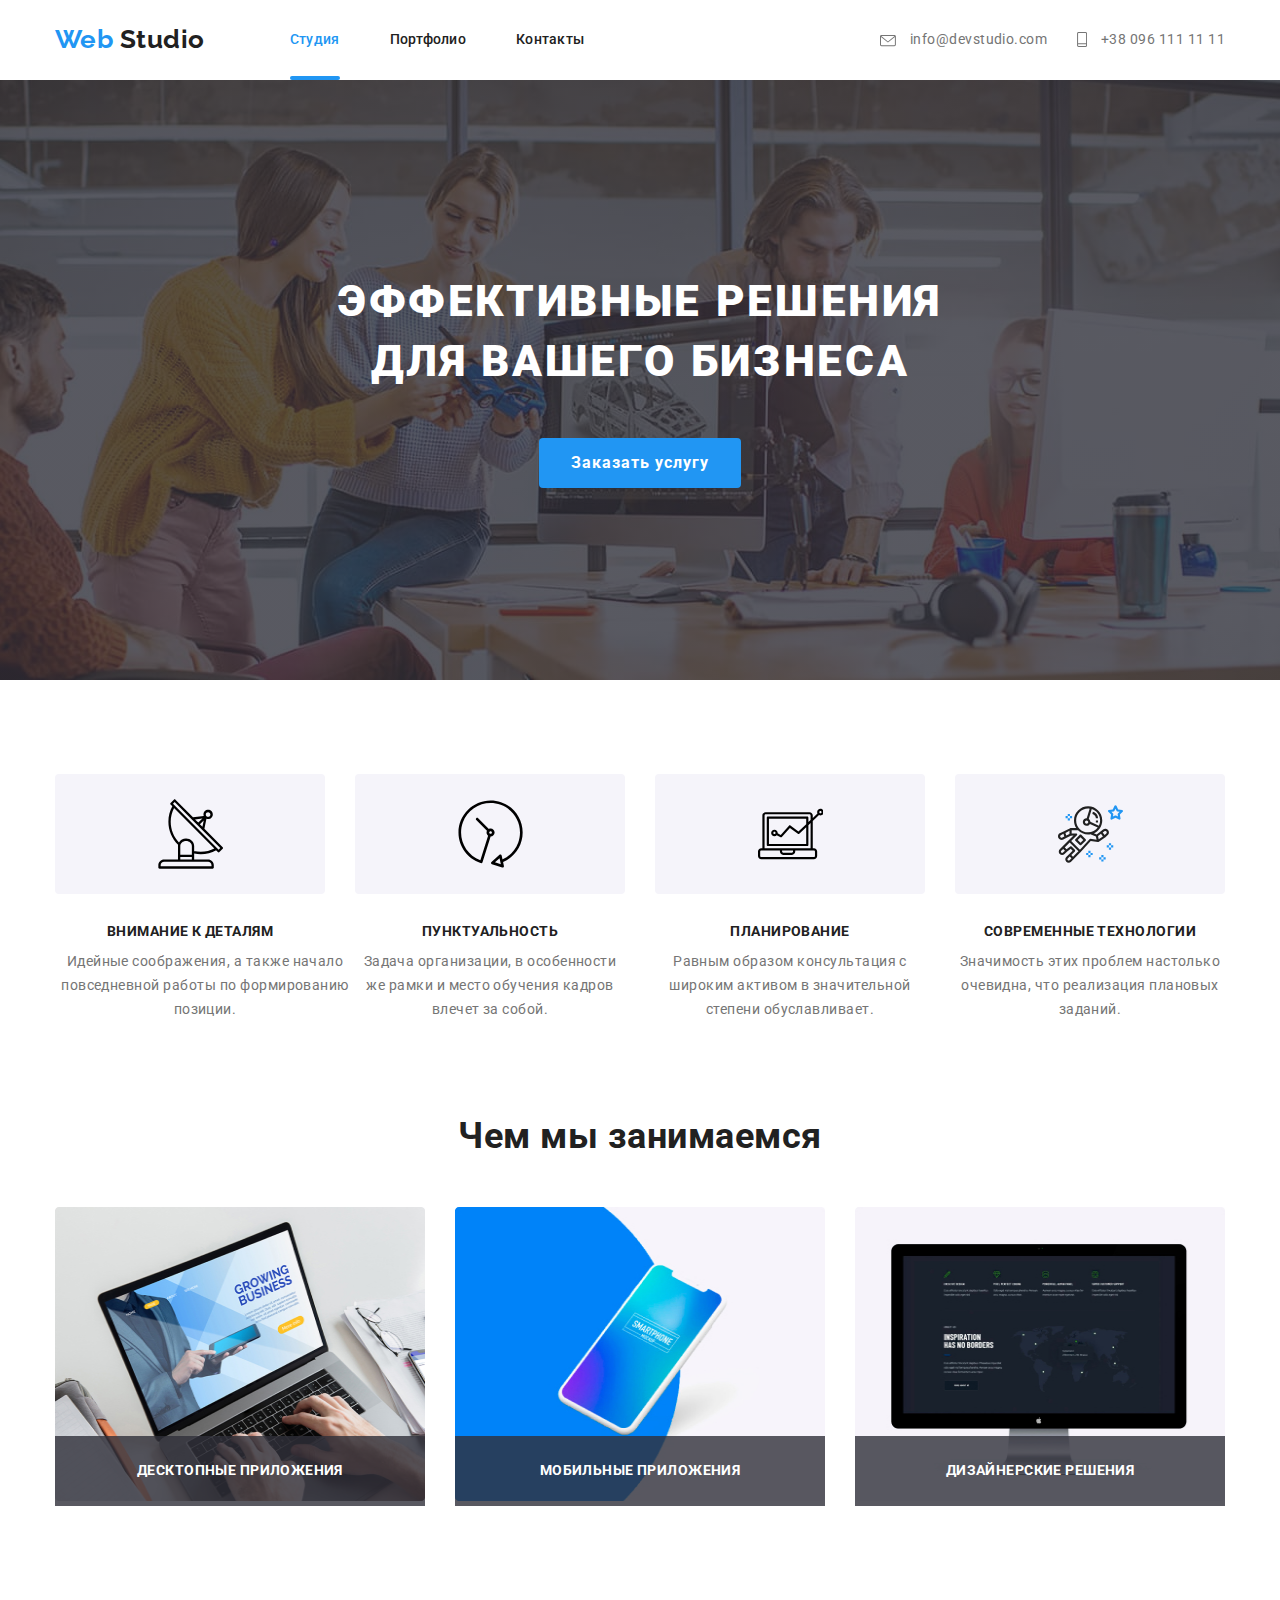
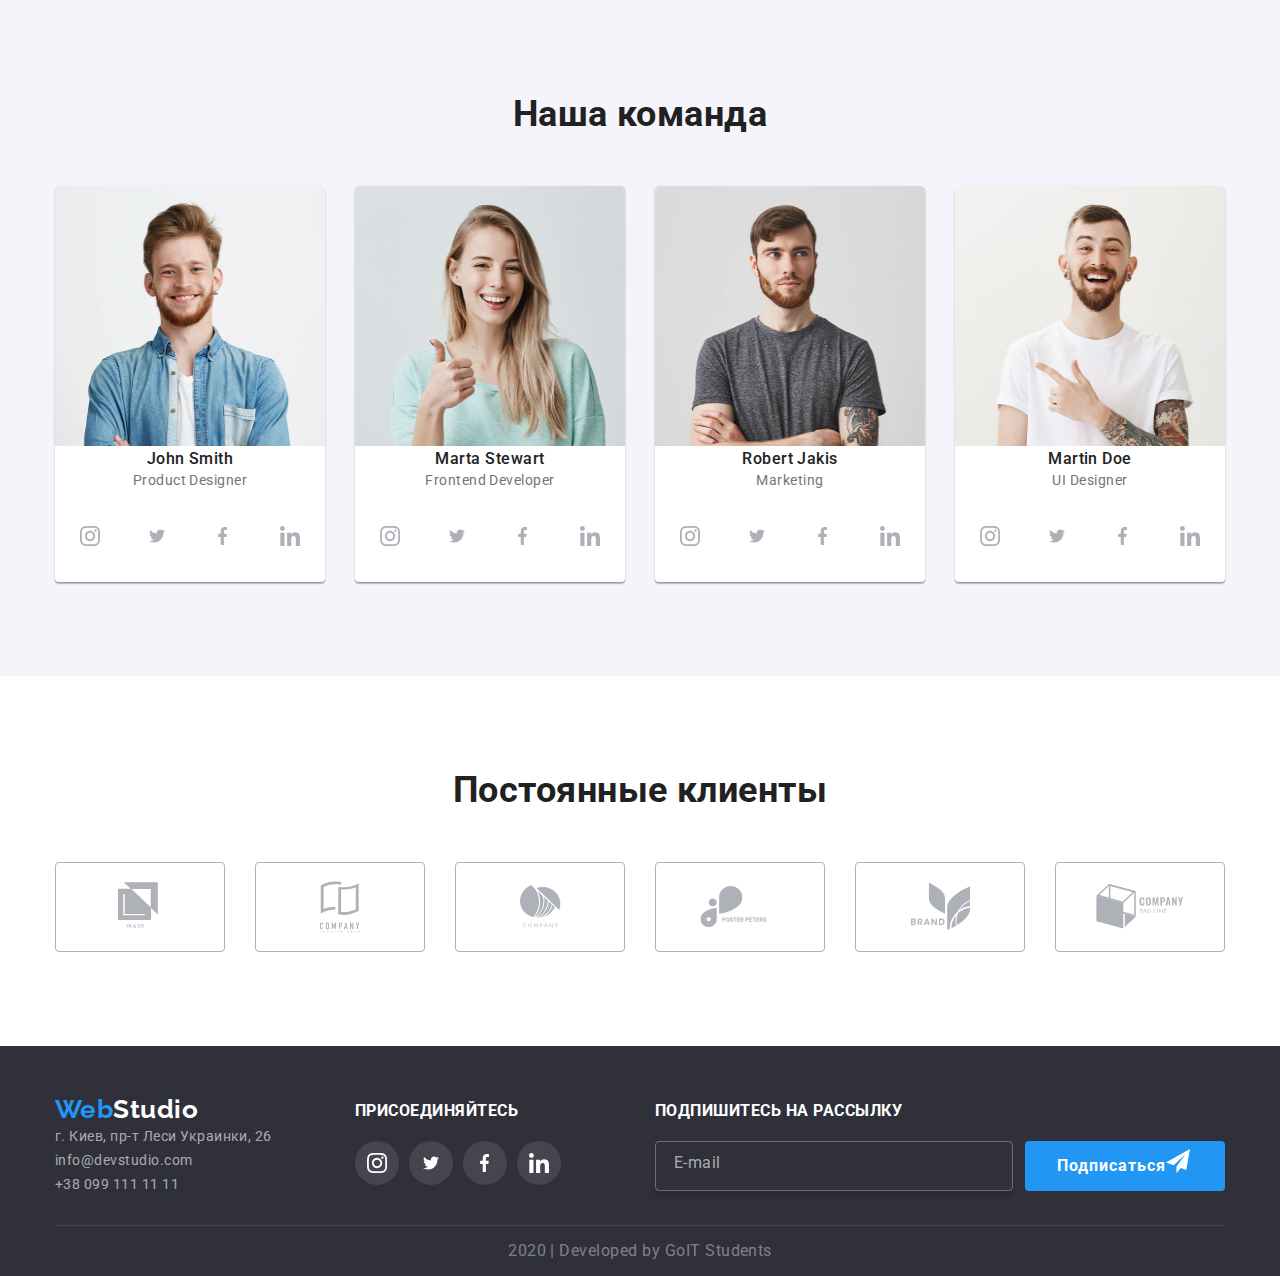
<file: index.html>
<!DOCTYPE html>
<html lang="ru">
  <head>
    <meta charset="UTF-8" />
    <meta name="viewport" content="width=device-width, initial-scale=1.0" />
    <title>Document</title>
    <link
      href="https://fonts.googleapis.com/css2?family=Raleway&family=Roboto:wght@400;500;700;900&display=swap"
      rel="stylesheet"
    />
    <link
      rel="stylesheet"
      href="https://cdnjs.cloudflare.com/ajax/libs/modern-normalize/0.6.0/modern-normalize.min.css"
    />
    <link rel="stylesheet" href="./css/main.css" />
  </head>
  <body>
    <!--header-->
    <header class="page-header">
      <nav class="container main-nav">
        <a href="index.html" class="logo"
          ><span class="web">Web</span> Studio</a
        >
        <ul class="site-nav list">
          <li class="item">
            <a href="" class="link current">Студия</a>
          </li>
          <li class="item">
            <a href="./portfolio.html" class="link">Портфолио</a>
          </li>
          <li class="item"><a href="" class="link">Контакты</a></li>
        </ul>
        <ul class="contacts-nav list">
          <li class="item">
            <a
              href="mailto:info@devstudio.com"
              class="contacts header-contacts"
            >
              <svg width="16" height="12" class="mail">
                <use href="./images/symbol-defs.svg#icon-envelope-hover"></use>
              </svg>
              info@devstudio.com</a
            >
          </li>
          <li class="item">
            <a href="tel:+380961111111" class="contacts header-contacts">
              <svg width="10" height="15" class="mail mail-phone">
                <use href="./images/symbol-defs.svg#icon-Vector"></use>
              </svg>
              +38 096 111 11 11</a
            >
          </li>
        </ul>
      </nav>
    </header>

    <!--Герой-->
    <section class="hero">
      <h1 class="hero-title">
        эффективные решения <br />
        для вашего бизнеса
      </h1>
      <button type="button" class="button">Заказать услугу</button>
    </section>

    <!--наши преимущества-->
    <div class="container">
      <section class="section section-features">
        <h2 class="invisible">наши преимущества</h2>
        <ul class="feature-list list">
          <li class="item-antena">
            <div class="featureses">
              <svg class="featureses-svg" width="65" height="70">
                <use href="./images/symbol-defs.svg#icon-Vector-1"></use>
              </svg>
            </div>
            <h3 class="title">Внимание к деталям</h3>
            <p class="paragraph">
              Идейные соображения, а также начало повседневной работы по
              формированию позиции.
            </p>
          </li>
          <li class="item item-watch">
            <div class="featureses">
              <svg class="featureses-svg" width="65" height="70">
                <use href="./images/symbol-defs.svg#icon-Vector-2"></use>
              </svg>
            </div>
            <h3 class="title">Пунктуальность</h3>
            <p class="paragraph">
              Задача организации, в особенности же рамки и место обучения кадров
              влечет за собой.
            </p>
          </li>
          <li class="item item-diagram">
            <div class="featureses">
              <svg class="featureses-svg" width="65" height="70">
                <use href="./images/symbol-defs.svg#icon-Vector-3"></use>
              </svg>
            </div>
            <h3 class="title">Планирование</h3>
            <p class="paragraph">
              Равным образом консультация с широким активом в значительной
              степени обуславливает.
            </p>
          </li>
          <li class="item item-cosmonaut">
            <div class="featureses">
              <svg class="featureses-svg" width="65" height="70">
                <use href="./images/symbol-defs.svg#icon-astronaut-1"></use>
              </svg>
            </div>
            <h3 class="title">Современные технологии</h3>
            <p class="paragraph">
              Значимость этих проблем настолько очевидна, что реализация
              плановых заданий.
            </p>
          </li>
        </ul>
      </section>
    </div>

    <!--чем мы занимаемся -->
    <div class="container">
      <section class="section">
        <h2 class="section-title">Чем мы занимаемся</h2>
        <ul class="applications-list list">
          <li class="item item-leptop">
            <img
              src="./images/img(4).jpg"
              width="370"
              height="294"
              alt="ноут"
            />
            <h3 class="title title-thumb">ДЕСКТОПНЫЕ ПРИЛОЖЕНИЯ</h3>
          </li>
          <li class="item item-leptop">
            <img
              src="./images/box.jpg"
              width="370"
              height="294"
              alt="мобильный"
            />
            <h3 class="title title-thumb">МОБИЛЬНЫЕ ПРИЛОЖЕНИЯ</h3>
          </li>
          <li class="item item-leptop">
            <img
              src="./images/img(5).jpg"
              width="370"
              height="294"
              alt="десктоп"
            />
            <h3 class="title title-thumb">ДИЗАЙНЕРСКИЕ РЕШЕНИЯ</h3>
          </li>
        </ul>
      </section>
    </div>

    <!--Наша команда-->
    <section class="section section-team">
      <div class="container">
        <h2 class="section-title">Наша команда</h2>
        <ul class="team-list list">
          <!--John-->
          <li class="item">
            <img
              src="./images/img.jpg"
              alt="John Smith"
              width="270"
              height="260"
            />
            <h3 class="title">John Smith</h3>
            <p class="paragraph">Product Designer</p>
            <ul class="list network">
              <li class="list">
                <a href="" class="social">
                  <svg class="social-svg" width="20" height="20">
                    <use href="./images/symbol-defs.svg#icon-instagram-2"></use>
                  </svg>
                </a>
              </li>
              <li class="list">
                <a href="" class="social">
                  <svg class="social-svg" width="20" height="16">
                    <use href="./images/symbol-defs.svg#icon-twitter-1"></use>
                  </svg>
                </a>
              </li>
              <li class="list">
                <a href="" class="social">
                  <svg class="social-svg" width="10" height="20">
                    <use href="./images/symbol-defs.svg#icon-Vector-4"></use>
                  </svg>
                </a>
              </li>
              <li class="list">
                <a href="" class="social">
                  <svg class="social-svg" width="20" height="20">
                    <use href="./images/symbol-defs.svg#icon-linkedin-1"></use>
                  </svg>
                </a>
              </li>
            </ul>
          </li>
          <!--Marta-->
          <li class="item">
            <img
              src="./images/img(1).jpg"
              class="list"
              alt="Marta Stewart"
              width="270"
              height="260"
            />
            <h3 class="title">Marta Stewart</h3>
            <p class="paragraph">Frontend Developer</p>
            <ul class="list network">
              <li class="list">
                <a href="" class="social">
                  <svg class="social-svg" width="20" height="20">
                    <use href="./images/symbol-defs.svg#icon-instagram-2"></use>
                  </svg>
                </a>
              </li>
              <li class="list">
                <a href="" class="social">
                  <svg class="social-svg" width="20" height="16">
                    <use href="./images/symbol-defs.svg#icon-twitter-1"></use>
                  </svg>
                </a>
              </li>
              <li class="list">
                <a href="" class="social">
                  <svg class="social-svg" width="10" height="20">
                    <use href="./images/symbol-defs.svg#icon-Vector-4"></use>
                  </svg>
                </a>
              </li>
              <li class="list">
                <a href="" class="social">
                  <svg class="social-svg" width="20" height="20">
                    <use href="./images/symbol-defs.svg#icon-linkedin-1"></use>
                  </svg>
                </a>
              </li>
            </ul>
          </li>
          <!--Robert-->
          <li class="item">
            <img
              src="./images/img(2).jpg"
              alt="Robert Jakis"
              width="270"
              height="260"
            />
            <h3 class="title">Robert Jakis</h3>
            <p class="paragraph">Marketing</p>
            <ul class="list network">
              <li class="list">
                <a href="" class="social">
                  <svg class="social-svg" width="20" height="20">
                    <use href="./images/symbol-defs.svg#icon-instagram-2"></use>
                  </svg>
                </a>
              </li>
              <li class="list">
                <a href="" class="social">
                  <svg class="social-svg" width="20" height="16">
                    <use href="./images/symbol-defs.svg#icon-twitter-1"></use>
                  </svg>
                </a>
              </li>
              <li class="list">
                <a href="" class="social">
                  <svg class="social-svg" width="10" height="20">
                    <use href="./images/symbol-defs.svg#icon-Vector-4"></use>
                  </svg>
                </a>
              </li>
              <li class="list">
                <a href="" class="social">
                  <svg class="social-svg" width="20" height="20">
                    <use href="./images/symbol-defs.svg#icon-linkedin-1"></use>
                  </svg>
                </a>
              </li>
            </ul>
          </li>
          <!--Martin-->
          <li class="item">
            <img
              src="./images/img(3).jpg"
              alt="Martin Doe"
              width="270"
              height="260"
            />
            <h3 class="title">Martin Doe</h3>
            <p class="paragraph">UI Designer</p>
            <ul class="list network">
              <li class="list">
                <a href="" class="social">
                  <svg class="social-svg" width="20" height="20">
                    <use href="./images/symbol-defs.svg#icon-instagram-2"></use>
                  </svg>
                </a>
              </li>
              <li class="list">
                <a href="" class="social">
                  <svg class="social-svg" width="20" height="16">
                    <use href="./images/symbol-defs.svg#icon-twitter-1"></use>
                  </svg>
                </a>
              </li>
              <li class="list">
                <a href="" class="social">
                  <svg class="social-svg" width="10" height="20">
                    <use href="./images/symbol-defs.svg#icon-Vector-4"></use>
                  </svg>
                </a>
              </li>
              <li class="list">
                <a href="" class="social">
                  <svg class="social-svg" width="20" height="20">
                    <use href="./images/symbol-defs.svg#icon-linkedin-1"></use>
                  </svg>
                </a>
              </li>
            </ul>
          </li>
        </ul>
      </div>
    </section>

    <!--Постоянные клиенты-->
    <div class="container">
      <section class="section">
        <h2 class="section-title">Постоянные клиенты</h2>
        <ul class="clients-list list">
          <li class="item">
            <a href="" class="link-clients">
              <svg class="clients-svg" width="44" height="49">
                <use href="./images/symbol-defs.svg#icon-logo-1"></use>
              </svg>
            </a>
          </li>
          <li class="item">
            <a href="" class="link-clients">
              <svg class="clients-svg" width="40" height="52">
                <use href="./images/symbol-defs.svg#icon-logo-2"></use>
              </svg>
            </a>
          </li>
          <li class="item">
            <a href="" class="link-clients">
              <svg class="clients-svg" width="41" height="43">
                <use href="./images/symbol-defs.svg#icon-logo-3"></use>
              </svg>
            </a>
          </li>
          <li class="item">
            <a href="" class="link-clients">
              <svg class="clients-svg" width="80" height="42">
                <use href="./images/symbol-defs.svg#icon-logo-4"></use>
              </svg>
            </a>
          </li>
          <li class="item">
            <a href="" class="link-clients">
              <svg class="clients-svg" width="59" height="47">
                <use href="./images/symbol-defs.svg#icon-logo-5"></use>
              </svg>
            </a>
          </li>
          <li class="item">
            <a href="" class="link-clients">
              <svg class="clients-svg" width="88" height="45">
                <use href="./images/symbol-defs.svg#icon-logo-6"></use>
              </svg>
            </a>
          </li>
        </ul>
      </section>
    </div>

    <!--footer-->
    <footer class="page-footer">
      <div class="container">
        <div class="footer-border">
          <div class="footer-info">
            <a href="./index.html " class="logo"
              ><span class="web">Web</span><span class="studio">Studio</span></a
            >
            <address class="address list">
              г. Киев, пр-т Леси Украинки, 26 <br />
              <a href="mailto:info@devstudio.com" class="contacts"
                >info@devstudio.com</a
              ><br />
              <a href="tel:+380991111111" class="contacts">+38 099 111 11 11</a>
            </address>
          </div>
          <div class="footer-network">
            <b class="action">ПРИСОЕДИНЯЙТЕСЬ</b>
            <ul class="network list">
              <li class="list">
                <a href="" class="social">
                  <svg class="social-svg" width="20" height="20">
                    <use
                      href="./images/symbol-defs.svg#icon-instagram-2"
                      class="white"
                    ></use>
                  </svg>
                </a>
              </li>
              <li class="list">
                <a href="" class="social">
                  <svg class="social-svg" width="20" height="16">
                    <use
                      href="./images/symbol-defs.svg#icon-twitter-1 "
                      class="white"
                    ></use>
                  </svg>
                </a>
              </li>
              <li class="list">
                <a href="" class="social">
                  <svg class="social-svg" width="10" height="20">
                    <use
                      href="./images/symbol-defs.svg#icon-Vector-4"
                      class="white"
                    ></use>
                  </svg>
                </a>
              </li>
              <li class="list">
                <a href="" class="social">
                  <svg class="social-svg" width="20" height="20">
                    <use
                      href="./images/symbol-defs.svg#icon-linkedin-1"
                      class="white"
                    ></use>
                  </svg>
                </a>
              </li>
            </ul>
          </div>
          <div class="footer-subscribe">
            <b class="action">ПОДПИШИТЕСЬ НА РАССЫЛКУ</b>
            <div class="subscribe">
              <div class="subscribe-mail">E-mail</div>
              <button type="button" class="button">
                Подписаться
                <a href="">
                  <svg class="social-svg" width="24" height="24">
                    <use
                      href="./images/symbol-defs.svg#icon-icon-send"
                      class="white"
                    ></use>
                  </svg>
                </a>
              </button>
            </div>
          </div>
        </div>
      </div>
      <div class="sign">
        <p>2020 | Developed by GoIT Students</p>
      </div>
    </footer>
  </body>
</html>
</file>
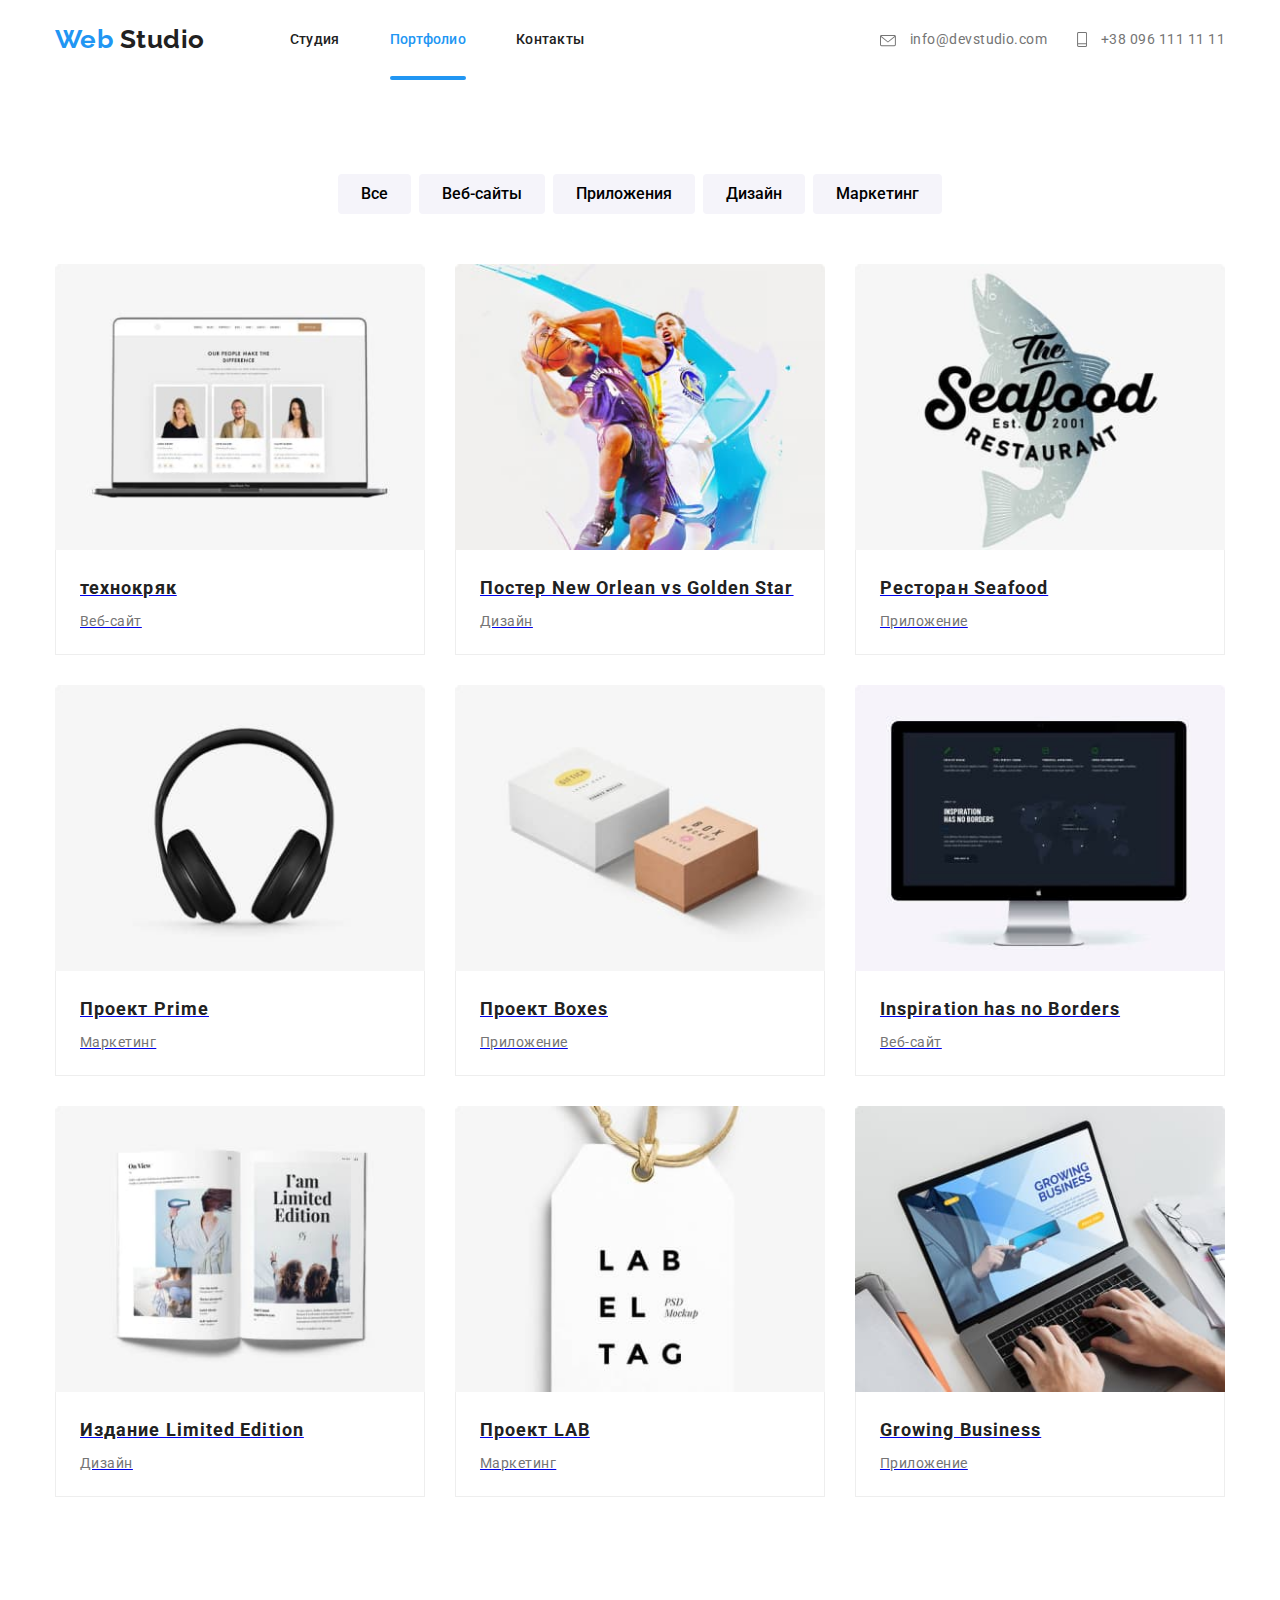
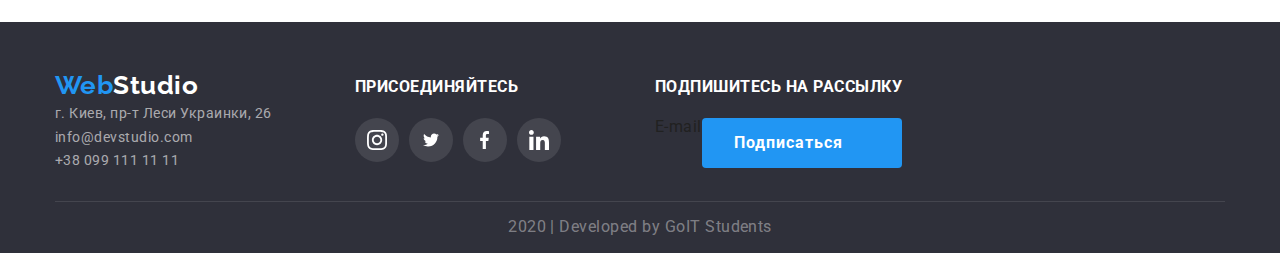
<file: portfolio.html>
<!DOCTYPE html>
<html lang="ru">
  <head>
    <meta charset="UTF-8" />
    <meta name="viewport" content="width=device-width, initial-scale=1.0" />
    <title>Document</title>
    <link
      href="https://fonts.googleapis.com/css2?family=Raleway&family=Roboto:wght@400;500;700;900&display=swap"
      rel="stylesheet"
    />
    <link
      rel="stylesheet"
      href="https://cdnjs.cloudflare.com/ajax/libs/modern-normalize/0.6.0/modern-normalize.min.css"
    />
    <link rel="stylesheet" href="./css/main.css" />
  </head>
  <body>
    <header class="page-header">
      <nav class="container main-nav">
        <a href="index.html" class="logo"
          ><span class="web">Web</span> Studio</a
        >
        <ul class="site-nav list">
          <li class="item"><a href="./index.html" class="link">Студия</a></li>
          <li class="item">
            <a href="" class="link current">Портфолио</a>
          </li>
          <li class="item"><a href="" class="link">Контакты</a></li>
        </ul>
        <ul class="contacts-nav list">
          <li class="item">
            <a
              href="mailto:info@devstudio.com"
              class="contacts header-contacts"
            >
              <svg width="16" height="12" class="mail">
                <use href="./images/symbol-defs.svg#icon-envelope-hover"></use>
              </svg>
              info@devstudio.com</a
            >
          </li>
          <li class="item">
            <a href="tel:+380961111111" class="contacts header-contacts">
              <svg width="10" height="15" class="mail">
                <use href="./images/symbol-defs.svg#icon-Vector"></use>
              </svg>
              +38 096 111 11 11</a
            >
          </li>
        </ul>
      </nav>
    </header>

    <!--наши роботы-->
    <div class="container">
      <section class="section-filters">
        <h1 class="invisible">наши работы</h1>
        <ul class="filters list">
          <li class="list-item list">
            <button type="button" class="filter">Все</button>
          </li>
          <li class="list-item list">
            <button type="button" class="filter">Веб-сайты</button>
          </li>
          <li class="list-item list">
            <button type="button" class="filter">Приложения</button>
          </li>
          <li class="list-item list">
            <button type="button" class="filter">Дизайн</button>
          </li>
          <li class="list-item list">
            <button type="button" class="filter">Маркетинг</button>
          </li>
        </ul>
      </section>
    </div>

    <!--набор карточек-->
    <div class="container">
      <ul class="cards list">
        <li class="element list">
          <a href="./portfolio.html" class="container-link">
            <div class="thumb">
              <img
                src="./images/технокряк.jpg"
                alt="экран"
                width="370"
                class="image"
              />
              <div class="element-overlay">
                <p class="overlay-paragraph">
                  Технокряк это современная площадка распространения
                  коронавируса. Компании используют эту платформу для цифрового
                  шпионажа и атак на защищённые сервера конкурентов.
                </p>
              </div>
            </div>
            <div class="element-bottom">
              <h2 class="name">технокряк</h2>
              <p class="paragraph">Веб-сайт</p>
            </div>
          </a>
        </li>
        <li class="element list">
          <a href="./portfolio.html" class="container-link">
            <div class="thumb">
              <img
                src="./images/img1.jpg"
                alt="баскет"
                width="370"
                class="image"
              />
              <div class="element-overlay">
                <p class="overlay-paragraph">
                  Технокряк это современная площадка распространения
                  коронавируса. Компании используют эту платформу для цифрового
                  шпионажа и атак на защищённые сервера конкурентов.
                </p>
              </div>
            </div>
            <div class="element-bottom">
              <h2 class="name">Постер New Orlean vs Golden Star</h2>
              <p class="paragraph">Дизайн</p>
            </div>
          </a>
        </li>
        <li class="element list">
          <a href="./portfolio.html" class="container-link">
            <div class="thumb">
              <img
                src="./images/img2.jpg"
                alt="акула"
                width="370"
                class="image"
              />
              <div class="element-overlay">
                <p class="overlay-paragraph">
                  Технокряк это современная площадка распространения
                  коронавируса. Компании используют эту платформу для цифрового
                  шпионажа и атак на защищённые сервера конкурентов.
                </p>
              </div>
            </div>
            <div class="element-bottom">
              <h2 class="name">Ресторан Seafood</h2>
              <p class="paragraph">Приложение</p>
            </div>
          </a>
        </li>
        <li class="element list">
          <a href="./portfolio.html" class="container-link">
            <div class="thumb">
              <img
                src="./images/img3.jpg"
                alt="наушники"
                width="370"
                class="image"
              />
              <div class="element-overlay">
                <p class="overlay-paragraph">
                  Технокряк это современная площадка распространения
                  коронавируса. Компании используют эту платформу для цифрового
                  шпионажа и атак на защищённые сервера конкурентов.
                </p>
              </div>
            </div>
            <div class="element-bottom">
              <h2 class="name">Проект Prime</h2>
              <p class="paragraph">Маркетинг</p>
            </div>
          </a>
        </li>
        <li class="element list">
          <a href="./portfolio.html" class="container-link">
            <div class="thumb">
              <img
                src="./images/img4.jpg"
                alt="боксы"
                width="370"
                class="image"
              />
              <div class="element-overlay">
                <p class="overlay-paragraph">
                  Технокряк это современная площадка распространения
                  коронавируса. Компании используют эту платформу для цифрового
                  шпионажа и атак на защищённые сервера конкурентов.
                </p>
              </div>
            </div>
            <div class="element-bottom">
              <h2 class="name">Проект Boxes</h2>
              <p class="paragraph">Приложение</p>
            </div>
          </a>
        </li>
        <li class="element list">
          <a href="./portfolio.html" class="container-link">
            <div class="thumb">
              <img
                src="./images/img5.jpg"
                alt="монитор"
                width="370"
                class="image"
              />
              <div class="element-overlay">
                <p class="overlay-paragraph">
                  Технокряк это современная площадка распространения
                  коронавируса. Компании используют эту платформу для цифрового
                  шпионажа и атак на защищённые сервера конкурентов.
                </p>
              </div>
            </div>

            <div class="element-bottom">
              <h2 class="name">Inspiration has no Borders</h2>
              <p class="paragraph">Веб-сайт</p>
            </div>
          </a>
        </li>
        <li class="element list">
          <a href="./portfolio.html" class="container-link">
            <div class="thumb">
              <img
                src="./images/img6.jpg"
                alt="книга"
                width="370"
                class="image"
              />
              <div class="element-overlay">
                <p class="overlay-paragraph">
                  Технокряк это современная площадка распространения
                  коронавируса. Компании используют эту платформу для цифрового
                  шпионажа и атак на защищённые сервера конкурентов.
                </p>
              </div>
            </div>

            <div class="element-bottom">
              <h2 class="name">Издание Limited Edition</h2>
              <p class="paragraph">Дизайн</p>
            </div>
          </a>
        </li>
        <li class="element list">
          <a href="./portfolio.html" class="container-link">
            <div class="thumb">
              <img
                src="./images/img7.jpg"
                alt="брелок"
                width="370"
                class="image"
              />
              <div class="element-overlay">
                <p class="overlay-paragraph">
                  Технокряк это современная площадка распространения
                  коронавируса. Компании используют эту платформу для цифрового
                  шпионажа и атак на защищённые сервера конкурентов.
                </p>
              </div>
            </div>
            <div class="element-bottom">
              <h2 class="name">Проект LAB</h2>
              <p class="paragraph">Маркетинг</p>
            </div>
          </a>
        </li>
        <li class="element list">
          <a href="./portfolio.html" class="container-link">
            <div class="thumb">
              <img
                src="./images/img8.jpg"
                alt="ноут"
                width="370"
                class="image"
              />
              <div class="element-overlay">
                <p class="overlay-paragraph">
                  Технокряк это современная площадка распространения
                  коронавируса. Компании используют эту платформу для цифрового
                  шпионажа и атак на защищённые сервера конкурентов.
                </p>
              </div>
            </div>
            <div class="element-bottom">
              <h2 class="name">Growing Business</h2>
              <p class="paragraph">Приложение</p>
            </div>
          </a>
        </li>
      </ul>
    </div>

    <!--footer-->
    <footer class="page-footer">
      <div class="container">
        <div class="footer-border">
          <div class="footer-info">
            <a href="./index.html " class="logo"
              ><span class="web">Web</span><span class="studio">Studio</span></a
            >
            <address class="address list">
              г. Киев, пр-т Леси Украинки, 26 <br />
              <a href="mailto:info@devstudio.com" class="contacts"
                >info@devstudio.com</a
              ><br />
              <a href="tel:+380991111111" class="contacts">+38 099 111 11 11</a>
            </address>
          </div>
          <div class="footer-network">
            <b class="action">ПРИСОЕДИНЯЙТЕСЬ</b>
            <ul class="network list">
              <li class="list">
                <a href="" class="social">
                  <svg class="social-svg" width="20" height="20">
                    <use
                      href="./images/symbol-defs.svg#icon-instagram-2"
                      class="white"
                    ></use>
                  </svg>
                </a>
              </li>
              <li class="list">
                <a href="" class="social">
                  <svg class="social-svg" width="20" height="16">
                    <use
                      href="./images/symbol-defs.svg#icon-twitter-1 "
                      class="white"
                    ></use>
                  </svg>
                </a>
              </li>
              <li class="list">
                <a href="" class="social">
                  <svg class="social-svg" width="10" height="20">
                    <use
                      href="./images/symbol-defs.svg#icon-Vector-4"
                      class="white"
                    ></use>
                  </svg>
                </a>
              </li>
              <li class="list">
                <a href="" class="social">
                  <svg class="social-svg" width="20" height="20">
                    <use
                      href="./images/symbol-defs.svg#icon-linkedin-1"
                      class="white"
                    ></use>
                  </svg>
                </a>
              </li>
            </ul>
          </div>
          <div class="footer-subscribe">
            <b class="action">ПОДПИШИТЕСЬ НА РАССЫЛКУ</b>
            <div class="subscribe">
              <div class="subscribe-email">E-mail</div>
              <button class="button">Подписаться</button>
            </div>
          </div>
        </div>
      </div>
      <div class="sign">
        <p>2020 | Developed by GoIT Students</p>
      </div>
    </footer>
  </body>
</html>
</file>
<file: css/main.css>
/* цвет основного текста #212121 */

/* вторичный цвет текста #757575 */

/* акцент #2196F3 */

/* белый #FFFFFF */

/* вторичный цвет фона */

:root {
  --primary-text-color: #212121;
  --title-text-color: #757575;
  --accent-color: #2196f3;
}

body {
  background-color: #fff;
  color: var(--primary-text-color);

  font-family: Roboto, sans-serif;
  letter-spacing: 0.03em;
}

/* утиліти */

.list {
  padding: 0;
  margin: 0;
  list-style: none;
}

.container {
  margin-left: auto;
  margin-right: auto;
  width: 1200px;

  padding-left: 15px;
  padding-right: 15px;
}

/* невидимый */
.invisible {
  position: absolute;
  width: 1px;
  height: 1px;
  margin: -1px;
  border: 0px;
  padding: 0px;
  clip: rect(0 0 0 0);
  overflow: hidden;
}

/* ШАПКА */

/* page-header */

.page-header {
  background-color: #fff;
}

/*logo*/

.logo {
  color: var(--primary-text-color);
  font-family: Raleway, sans-serif;

  font-weight: 700;
  font-size: 26px;
  line-height: 1.2;
  text-decoration: none;
  transition: color 250ms cubic-bezier(0.4, 0, 0.2, 1);
}

.web {
  color: var(--accent-color);
}

.logo:hover,
.logo:focus {
  color: var(--accent-color);
}

.mail {
  transform: translateY(3px);
  margin-right: 10px;
  fill: currentColor;
}

/* main nav */

.main-nav {
  display: flex;
  align-items: center;
  justify-content: flex-start;
}

/* Site-nav */

.site-nav {
  display: flex;
  margin-left: 85px;
}

.site-nav .item + .item {
  margin-left: 50px;
}

/* .site-nav .item:not(:last-child) {
  margin-right: 50px;
} */

.site-nav .link {
  position: relative;
  display: block;
  padding-top: 32px;
  padding-bottom: 32px;

  color: var(--primary-text-color);

  text-decoration: none;
  font-weight: 500;
  font-size: 14px;
  line-height: 1.14;
  letter-spacing: 0.02em;
  transition: color 250ms cubic-bezier(0.4, 0, 0.2, 1);
}

.item .current::after {
  content: "";
  position: absolute;
  left: 0;
  bottom: 0;
  display: block;
  width: 100%;
  height: 4px;
  border-radius: 2px;
  background-color: var(--accent-color);
}

.site-nav .link:hover,
.site-nav .link:focus {
  color: var(--accent-color);
}

.site-nav .current {
  color: var(--accent-color);
}

/* Contacts */

.contacts-nav {
  display: flex;
  margin-left: auto;
}

.contacts-nav .item + .item {
  margin-left: 30px;
}

.contacts-nav .item {
  color: var(--title-text-color);
}

.contacts-nav .item:hover,
.contacts-nav .item:focus {
  color: var(--accent-color);
}

.contacts {
  text-decoration: none;
  color: rgba(255, 255, 255, 0.6);
  font-style: normal;
  font-size: 14px;
  line-height: 1.71;
  transition: color 250ms cubic-bezier(0.4, 0, 0.2, 1);
}

.contacts:hover,
.contacts:focus {
  color: var(--accent-color);
}

.header-contacts {
  color: currentColor;
  text-decoration: none;
}

/* Hero */

.hero {
  max-width: 1600px;
  min-height: 600px;
  margin-left: auto;
  margin-right: auto;
  background-image: linear-gradient(
      to right,
      rgba(47, 48, 58, 0.8),
      rgba(47, 48, 58, 0.8)
    ),
    url("../images/hero.jpg");
  background-repeat: no-repeat;
  background-position: center;
  background-size: cover;
  text-align: center;
  display: flex;
  flex-direction: column;
  align-items: center;
  justify-content: center;
}

.hero-title {
  margin-top: 0;
  margin-bottom: 46px;

  color: #fff;
  font-weight: 900;
  font-size: 44px;
  line-height: 1.36;
  text-align: center;
  letter-spacing: 0.06em;
  text-transform: uppercase;
}

/* button */

.button {
  display: flex;
  align-items: center;
  text-align: center;
  margin-left: auto;
  margin-right: auto;
  border-radius: 4px;
  padding: 10px 32px;
  min-width: 200px;
  height: 50px;
  border: transparent;

  text-decoration: none;

  color: #fff;
  background-color: var(--accent-color);

  font-weight: 700;
  font-size: 16px;
  line-height: 1.87;

  letter-spacing: 0.06em;
  transition: color 250ms cubic-bezier(0.4, 0, 0.2, 1);
  cursor: pointer;
}

.button:hover,
.button:focus {
  color: var(--accent-color);
  background-color: #fff;
}

/* Section */

.section {
  text-align: center;
  margin-left: auto;
  margin-right: auto;
  padding-bottom: 94px;
  padding-top: 94px;
}

.section-title {
  margin-top: 0;
  margin-bottom: 50px;
  color: var(--primary-text-color);

  font-weight: 700;
  font-size: 36px;
  line-height: 1.16;
  text-align: center;
}

.title {
  margin-top: 0;
  margin-bottom: 0;
}

/* Features */
.section-features {
  padding-bottom: 0;
}

.feature-list {
  display: flex;
}

.feature-list .item + .item {
  margin-left: 30px;
}

.feature-list .item {
  width: 270px;
}

.feature-list .title {
  margin-top: 0;
  margin-bottom: 10px;
  width: 270px;

  color: var(--primary-text-color);

  font-weight: 700;
  font-size: 14px;
  line-height: 1.14;
  text-transform: uppercase;
}

.featureses {
  width: 270px;
  height: 120px;
  background-color: #f5f4fa;
  margin-bottom: 30px;
  display: flex;
  align-items: center;
  border-radius: 4px;
}

.featureses-svg {
  margin: auto;
}

/* Examples */

.applications-list {
  display: flex;
}

.applications-list .item + .item {
  margin-left: 30px;
}

.applications-list .title {
  font-weight: 700;
  font-size: 14px;
  line-height: 1.14;
  text-align: center;
  letter-spacing: 0.03em;
}

.item-leptop {
  position: relative;
}

.title-thumb {
  color: #fff;
  background: rgba(47, 48, 58, 0.8);
  padding-bottom: 0px;
  position: absolute;
  bottom: 0px;
  width: 370px;
  height: 70px;
  padding: 27px;
}

/* Team */

.section-team {
  background-color: #f5f4fa;
}

.team-list {
  display: flex;
  text-align: center;
}

.team-list > li {
  background-color: #fff;
  box-shadow: 0px 2px 1px rgba(0, 0, 0, 0.2), 0px 1px 1px rgba(0, 0, 0, 0.14),
    0px 1px 3px rgba(0, 0, 0, 0.12);
  border-radius: 4px;
  padding-bottom: 24px;
  width: calc((100% - 3 * 30px) / 4);
}

.team-list .item + .item {
  margin-left: 30px;
}

.team-list .title {
  color: var(--primary-text-color);

  font-weight: 500;
  font-size: 16px;
  line-height: 1.18;
  text-align: center;
}

.list .network {
  display: flex;
  flex-direction: row;
  flex-wrap: wrap;
  justify-content: space-evenly;
}

.social {
  width: 44px;
  height: 44px;
  border-radius: 50%;
  display: flex;
  align-items: center;
  justify-content: center;
  color: #afb1b8;
  transition: background-color 250ms cubic-bezier(0.4, 0, 0.2, 1);
}

.social:hover,
.social:focus {
  color: #fff;
  background-color: var(--accent-color);
}

.social-svg {
  fill: currentColor;
}

/* clients */

.clients-list {
  display: flex;
  text-align: center;
  justify-content: center;
}

.clients-list .item {
  display: flex;
  justify-content: center;
  min-width: 170px;
  height: 90px;
  border: 1px solid #afb1b8;
  border-radius: 4px;
  width: 170px;
}

.clients-list .item:hover,
.clients-list .item:focus {
  border: 1px solid var(--accent-color);
}

.clients-list .item + .item {
  margin-left: 30px;
}

.paragraph {
  margin-top: 0;
  margin-bottom: 0;
  color: var(--title-text-color);

  font-size: 14px;
  line-height: 1.71;
}

.link-clients {
  width: 100%;
  height: 100%;
  display: flex;
  align-items: center;
  justify-content: center;
  color: #afb1b8;
  transition: border 250ms cubic-bezier(0.4, 0, 0.2, 1),
    fill 250ms cubic-bezier(0.4, 0, 0.2, 1);
}

.link-clients:hover,
.link-clients:focus {
  color: var(--accent-color);
}

.clients-svg {
  fill: currentColor;
}

/* footer */

.page-footer {
  background-color: #2f303a;
}

.footer-border {
  display: flex;
  padding-bottom: 28px;
  border-bottom: 1px solid rgba(255, 255, 255, 0.1);
}

.footer-info {
  margin-top: 48px;
  width: 231px;
}

.footer-info .logo {
  margin-bottom: 10px;
}

.footer-network {
  display: flex;
  flex-direction: column;
  margin-top: 56px;
  margin-left: 69px;
}

.network {
  display: flex;
  margin-top: 21px;
}

.network .list + .list {
  margin-left: 10px;
}

.network .social {
  background-color: rgba(255, 255, 255, 0.1);
}

.network .social:hover,
.network .social:focus {
  background-color: var(--accent-color);
}

.footer-subscribe {
  margin-top: 56px;
  margin-left: 94px;
}

.subscribe {
  display: flex;
  margin-top: 21px;
}

.subscribe-mail {
  width: 358px;
  height: 50px;
  border: 1px solid rgba(255, 255, 255, 0.3);
  box-sizing: border-box;
  box-shadow: 0px 4px 4px rgba(0, 0, 0, 0.15);
  border-radius: 4px;
  padding: 12px 18px;
  margin-right: 12px;
  color: rgba(255, 255, 255, 0.6);
}

.white {
  color: #fff;
}

.studio {
  color: #fff;
}

.action {
  color: #fff;
}

/* address */

.address {
  color: rgba(255, 255, 255, 0.6);
  font-style: normal;
  font-size: 14px;
  line-height: 1.71;
}

.sign {
  display: flex;
  justify-content: center;

  color: rgba(255, 255, 255, 0.4);
}

/* классы для портфолио */

/* filter */

.section-filters {
  margin-top: 94px;
  margin-bottom: 50px;
}

.filters {
  display: flex;
  align-items: center;
  justify-content: center;
}

.list-item + .list-item {
  margin-left: 8px;
}

.filter {
  border-radius: 4px;
  padding: 6px 22px;
  border: 1px solid transparent;

  font-weight: 500;
  font-size: 16px;
  line-height: 1.62;
  text-align: center;
  background-color: #f5f4fa;
  transition: box-shadow 250ms cubic-bezier(0.4, 0, 0.2, 1),
    color 250ms cubic-bezier(0.4, 0, 0.2, 1),
    background-color 250ms cubic-bezier(0.4, 0, 0.2, 1);
}

.filter:hover,
.filter:focus {
  color: #fff;
  background-color: var(--accent-color);
}

/* cards */

.cards {
  display: flex;
  flex-wrap: wrap;
  padding-bottom: 95px;
}

.element {
  width: calc((100% - 60px) / 3);
  margin-right: 30px;
  margin-bottom: 30px;
  overflow: hidden;
  transition: box-shadow 250ms cubic-bezier(0.4, 0, 0.2, 1);
}

.element:nth-child(3n) {
  margin-right: 0;
}

.container-link {
  display: block;
}

.image {
  display: block;
  max-width: 100%;
  height: auto;
}

.thumb {
  position: relative;
  overflow: hidden;
}

.element-overlay {
  display: flex;
  position: absolute;
  left: 0;
  top: 0;
  padding-left: 24px;
  padding-right: 24px;
  align-items: center;
  text-align: left;
  width: 100%;
  height: 100%;
  transform: translateY(100%);
  background-color: rgba(33, 150, 243, 0.9);
  transition: transform 250ms cubic-bezier(0.4, 0, 0.2, 1);
}

.container-link:hover .element-overlay,
.container-link:focus .element-overlay {
  transform: translateY(0);
}

.overlay-paragraph {
  font-size: 18px;
  line-height: 1.56;
  color: #fff;
  margin: 0;
}

.element-bottom {
  padding-left: 24px;
  padding-top: 20px;
  padding-bottom: 20px;
  padding-right: 24px;
  background-color: #fff;
  border-left: 1px solid #eeeeee;
  border-right: 1px solid #eeeeee;
  border-bottom: 1px solid #eeeeee;
}

.name {
  font-weight: 700;
  font-size: 18px;
  line-height: 2;
  letter-spacing: 0.06em;
  margin-top: 0;
  margin-bottom: 4px;
  color: var(--primary-text-color);
}
</file>
